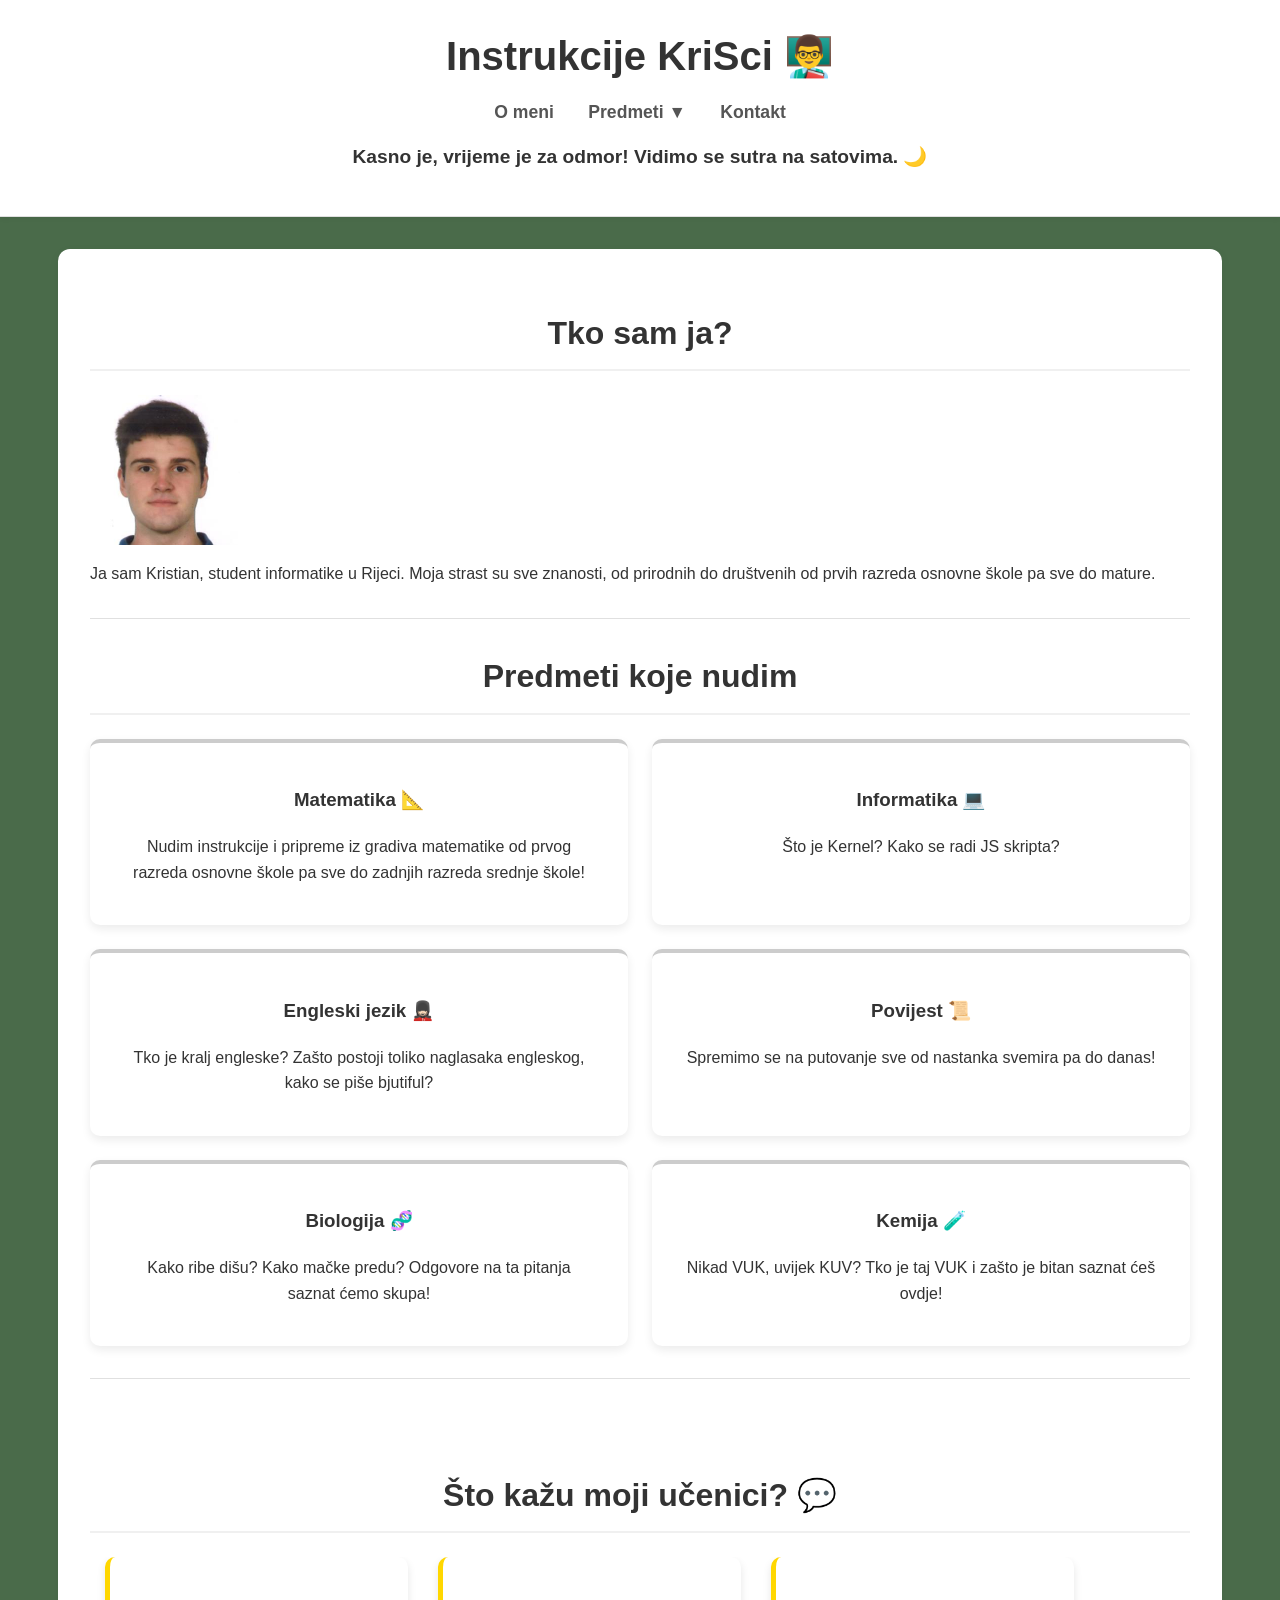
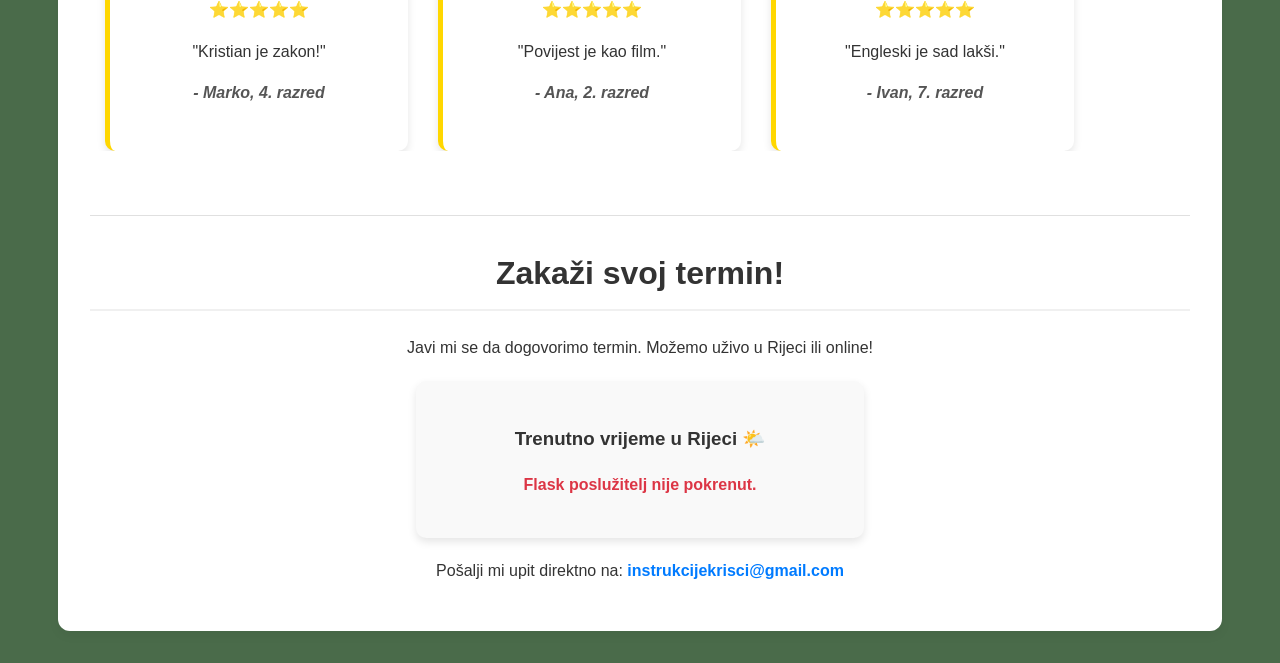
<file: index.html>
<!DOCTYPE html>
<html lang="hr">
<head>
    <meta charset="UTF-8" />
    <meta name="viewport" content="width=device-width, initial-scale=1.0" />
    <title>Instrukcije KriSci</title>
    <link rel="stylesheet" href="style.css">
    </head>
<body>
    <header class="header">
        <h1>Instrukcije KriSci 👨‍🏫</h1>
        <nav class="nav">
            <ul class="nav-list">
                <li><a href="#o-meni">O meni</a></li>
                <li class="dropdown">
                    <a href="#predmeti" class="dropbtn">Predmeti ▼</a>
                    <div class="dropdown-content">
                        <a href="matematika.html">Matematika</a>
                        <a href="informatika.html">Informatika</a>
                        <a href="engleski.html">Engleski jezik</a>
                        <a href="povijest.html">Povijest</a>
                        <a href="biologija.html">Biologija</a>
                        <a href="kemija.html">Kemija</a>
                    </div>
                </li>
                <li><a href="#kontakt">Kontakt</a></li>
            </ul>
        </nav>
        <p id="poruka-pozdrava" style="font-weight: bold; font-size: 1.2rem; margin-top: 5px;"></p>
    </header>

    <div class="container">
        <div id="o-meni">
            <h2>Tko sam ja?</h2>
            <img src="slika.jpg" alt="Moja profilna slika" width="150" class="scaled-image">
            <p>Ja sam Kristian, student informatike u Rijeci. Moja strast su sve znanosti, od prirodnih do
                društvenih od prvih razreda osnovne škole pa sve do mature.</p>
        </div>
        
        <hr>

        <div id="predmeti">
            <h2>Predmeti koje nudim</h2>
            <div class="predmeti-container">
                <a href="matematika.html" class="predmet-kartica predmet-mat">
                    <h3>Matematika 📐</h3>
                    <p>Nudim instrukcije i pripreme iz gradiva matematike od prvog razreda osnovne škole pa sve do zadnjih razreda srednje škole!</p>
                </a>
                <a href="informatika.html" class="predmet-kartica predmet-inf">
                    <h3>Informatika 💻</h3>
                    <p>Što je Kernel? Kako se radi JS skripta?</p>
                </a>
                <a href="engleski.html" class="predmet-kartica predmet-eng">
                    <h3>Engleski jezik 💂🏻‍♀️</h3>
                    <p>Tko je kralj engleske? Zašto postoji toliko naglasaka engleskog, kako se piše bjutiful?</p>
                </a>
                <a href="povijest.html" class="predmet-kartica predmet-pov">
                    <h3>Povijest 📜</h3>
                    <p>Spremimo se na putovanje sve od nastanka svemira pa do danas!</p>
                </a>
                <a href="biologija.html" class="predmet-kartica predmet-bio">
                    <h3>Biologija 🧬</h3>
                    <p>Kako ribe dišu? Kako mačke predu? Odgovore na ta pitanja saznat ćemo skupa!</p>
                </a>
                <a href="kemija.html" class="predmet-kartica predmet-kem">
                    <h3>Kemija 🧪</h3>
                    <p>Nikad VUK, uvijek KUV? Tko je taj VUK i zašto je bitan saznat ćeš ovdje!</p>
                </a>      
            </div>
        </div>

        <hr> 

        <div id="recenzije">
            <h2>Što kažu moji učenici? 💬</h2>
            <div class="slider-okvir">
                <div class="slider-traka"> 
                    <div class="recenzija-kartica"><p>⭐⭐⭐⭐⭐</p><p>"Kristian je zakon!"</p><h4>- Marko, 4. razred</h4></div>
                    <div class="recenzija-kartica"><p>⭐⭐⭐⭐⭐</p><p>"Povijest je kao film."</p><h4>- Ana, 2. razred</h4></div>
                    <div class="recenzija-kartica"><p>⭐⭐⭐⭐⭐</p><p>"Engleski je sad lakši."</p><h4>- Ivan, 7. razred</h4></div>
                </div>
            </div>
        </div>

        <hr>

        <div id="kontakt">
            <h2 style="text-align: center;">Zakaži svoj termin!</h2>
            <p style="text-align: center;">Javi mi se da dogovorimo termin. Možemo uživo u Rijeci ili online!</p>

            <div id="vrijeme-widget" style="background: #f9f9f9; padding: 1.5rem; border-radius: 10px; box-shadow: 0 4px 8px rgba(0,0,0,0.1); text-align: center; max-width: 400px; margin: 20px auto; color: #333;">
                <h3>Trenutno vrijeme u Rijeci 🌤️</h3>
                <p id="vrijeme-podaci">Učitavam podatke o vremenu</p>
            </div>

            <p style="text-align: center; margin-top: 20px;">
                Pošalji mi upit direktno na: 
                <a href="mailto:instrukcijekrisci@gmail.com" style="color: #007bff; font-weight: bold; text-decoration: none;">
                    instrukcijekrisci@gmail.com
                </a>
            </p>
        </div>
    </div> 

    <script src="main.js"></script>
</body>
</html>
</file>
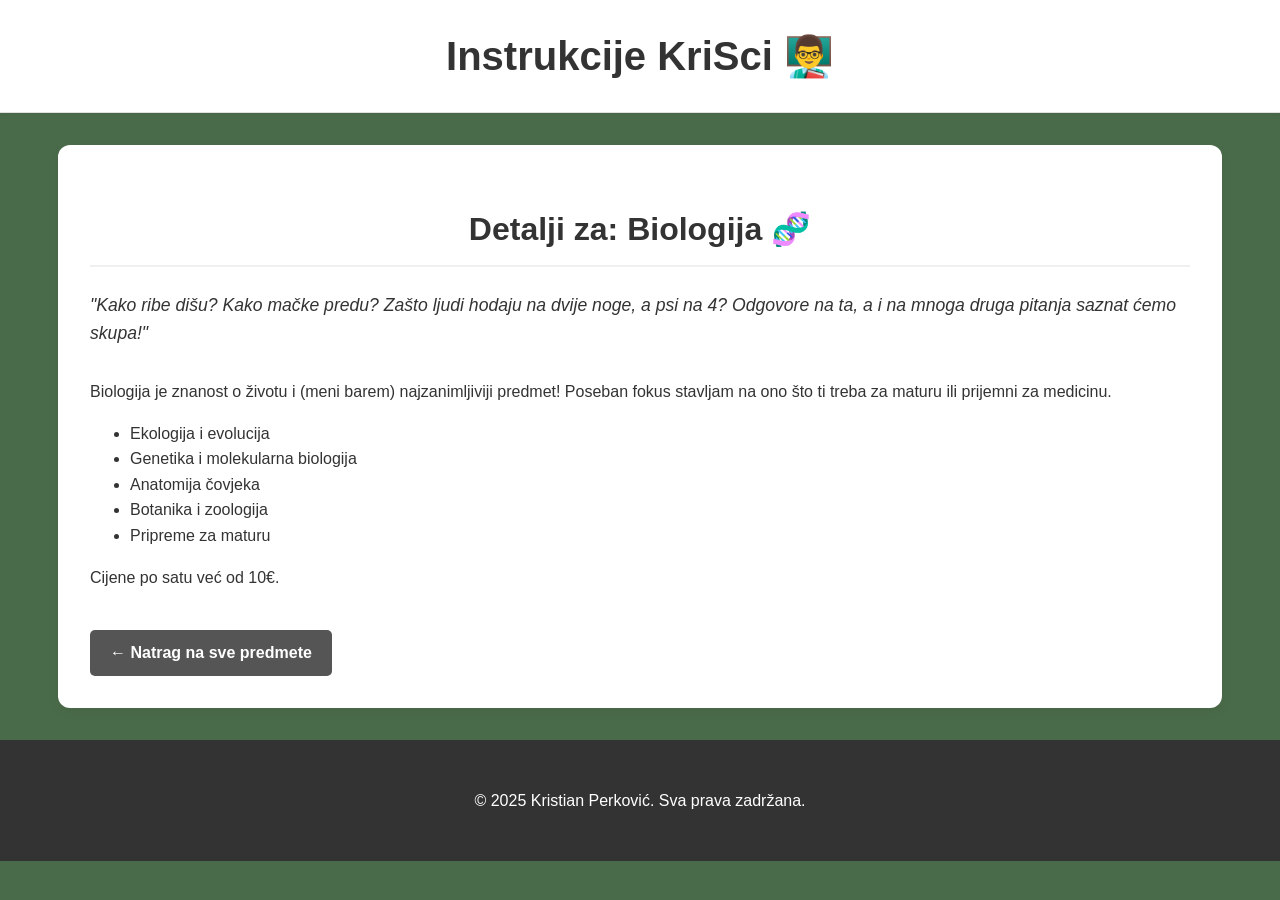
<file: biologija.html>
<!DOCTYPE html>
<html lang="hr">
<head>
    <meta charset="UTF-8" />
    <meta name="viewport" content="width=device-width, initial-scale=1.0" />
    <title>Biologija - Instrukcije</title>
    <link rel="stylesheet" href="style.css">
    <style>
        .gumb-nazad {
            display: inline-block; padding: 10px 20px; margin-top: 1.5rem;
            background: #555; color: #fff; border-radius: 5px;
            text-decoration: none; font-weight: bold; transition: background-color 0.3s ease;
        }
        .gumb-nazad:hover { background: #333; color: #fff; text-decoration: none; }
    </style>
</head>
<body style="background-color: #4A6B4A;">

    <header class="header">
        <h1>Instrukcije KriSci 👨‍🏫</h1>
    </header>

    <div class="container">
        <h2>Detalji za: Biologija 🧬</h2>
        
        <p style="font-style: italic; font-size: 1.1rem; margin-bottom: 2rem;">
            "Kako ribe dišu? Kako mačke predu? Zašto ljudi hodaju na dvije noge, a psi na 4? Odgovore na ta, a i na mnoga druga pitanja saznat ćemo skupa!"
        </p>
        
        <p>
            Biologija je znanost o životu i (meni barem) najzanimljiviji predmet! 
            Poseban fokus stavljam na ono što ti treba za maturu ili prijemni za medicinu.
        </p>
        
        <ul>
            <li>Ekologija i evolucija</li>
            <li>Genetika i molekularna biologija</li>
            <li>Anatomija čovjeka</li>
            <li>Botanika i zoologija</li>
            <li>Pripreme za maturu</li>
        </ul>
        <p>Cijene po satu već od 10€.</p>
        <a href="index.html#predmeti" class="gumb-nazad">
            &larr; Natrag na sve predmete
        </a>
    </div>

    <div class="footer">
        <p>&copy; 2025 Kristian Perković. Sva prava zadržana.</p>
    </div>
</body>
</html>
</file>
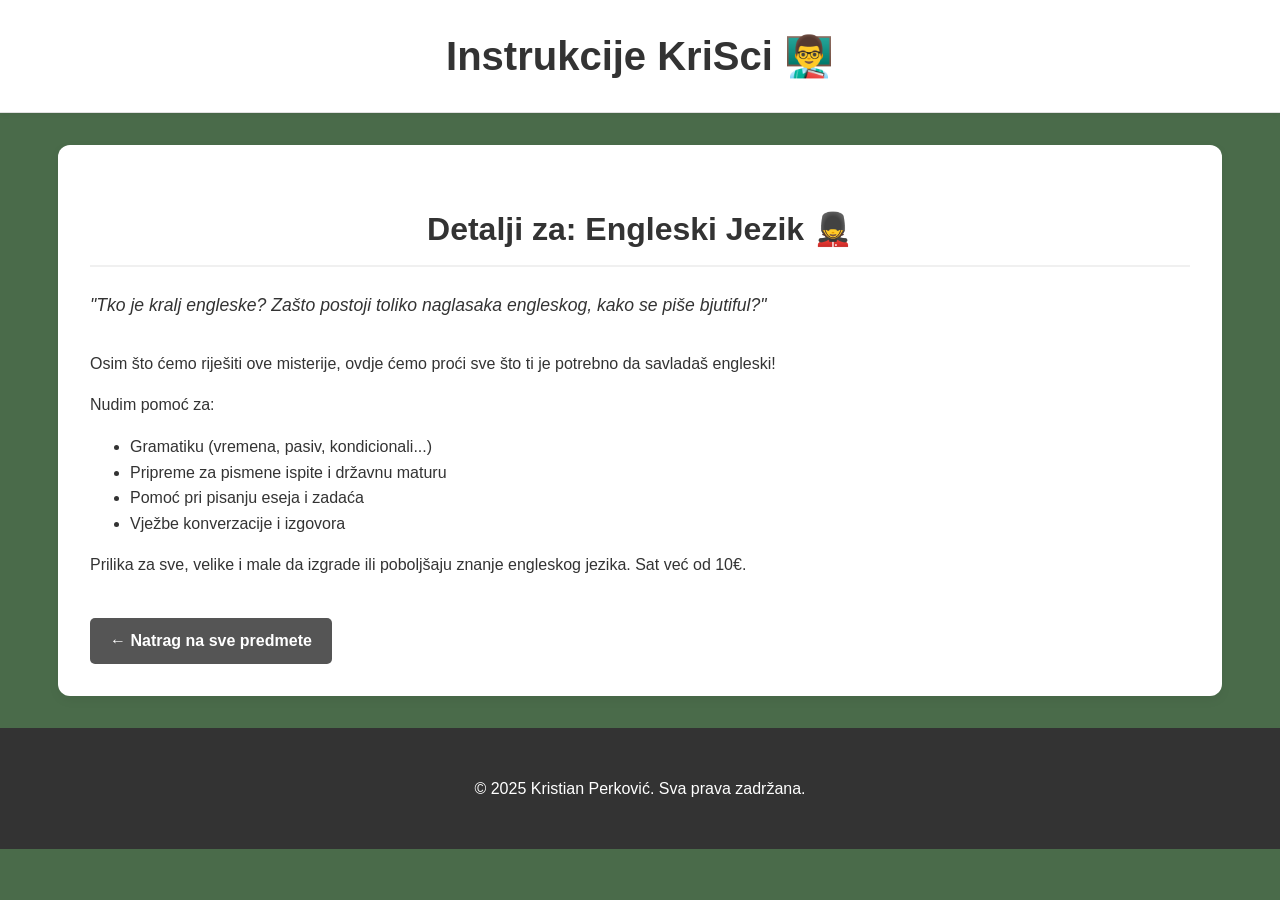
<file: engleski.html>
<!DOCTYPE html>
<html lang="hr">
<head>
    <meta charset="UTF-8" />
    <meta name="viewport" content="width=device-width, initial-scale=1.0" />
    <title>Engleski Jezik - Instrukcije</title>
    
    <link rel="stylesheet" href="style.css">

    <style>
        .gumb-nazad {
            display: inline-block;
            padding: 10px 20px;
            margin-top: 1.5rem;
            background: #555;
            color: #fff;
            border-radius: 5px;
            text-decoration: none;
            font-weight: bold;
            transition: background-color 0.3s ease;
        }
        .gumb-nazad:hover {
            background: #333;
            color: #fff;
            text-decoration: none;
        }
    </style>
</head>
<body style="background-color: #4A6B4A;"> <header class="header">
        <h1>Instrukcije KriSci 👨‍🏫</h1>
        </header>

    <div class="container">

        <h2>Detalji za: Engleski Jezik 💂</h2>
        
        <p style="font-style: italic; font-size: 1.1rem; margin-bottom: 2rem;">
            "Tko je kralj engleske? Zašto postoji toliko naglasaka engleskog, kako se piše bjutiful?"
        </p>
        
        <p>
            Osim što ćemo riješiti ove misterije, ovdje ćemo proći sve što ti je 
            potrebno da savladaš engleski! 
        </p>
        <p>
            Nudim pomoć za:
        </p>
        
        <ul>
            <li>Gramatiku (vremena, pasiv, kondicionali...)</li>
            <li>Pripreme za pismene ispite i državnu maturu</li>
            <li>Pomoć pri pisanju eseja i zadaća</li>
            <li>Vježbe konverzacije i izgovora</li>
        </ul>
        
        <p>
            Prilika za sve, velike i male da izgrade ili poboljšaju znanje engleskog jezika.
            Sat već od 10€.
        </p>
        
        
        <a href="index.html#predmeti" class="gumb-nazad">
            &larr; Natrag na sve predmete
        </a>

    </div> <div class="footer">
        <p>&copy; 2025 Kristian Perković. Sva prava zadržana.</p>
    </div>

</body>
</html>
</file>
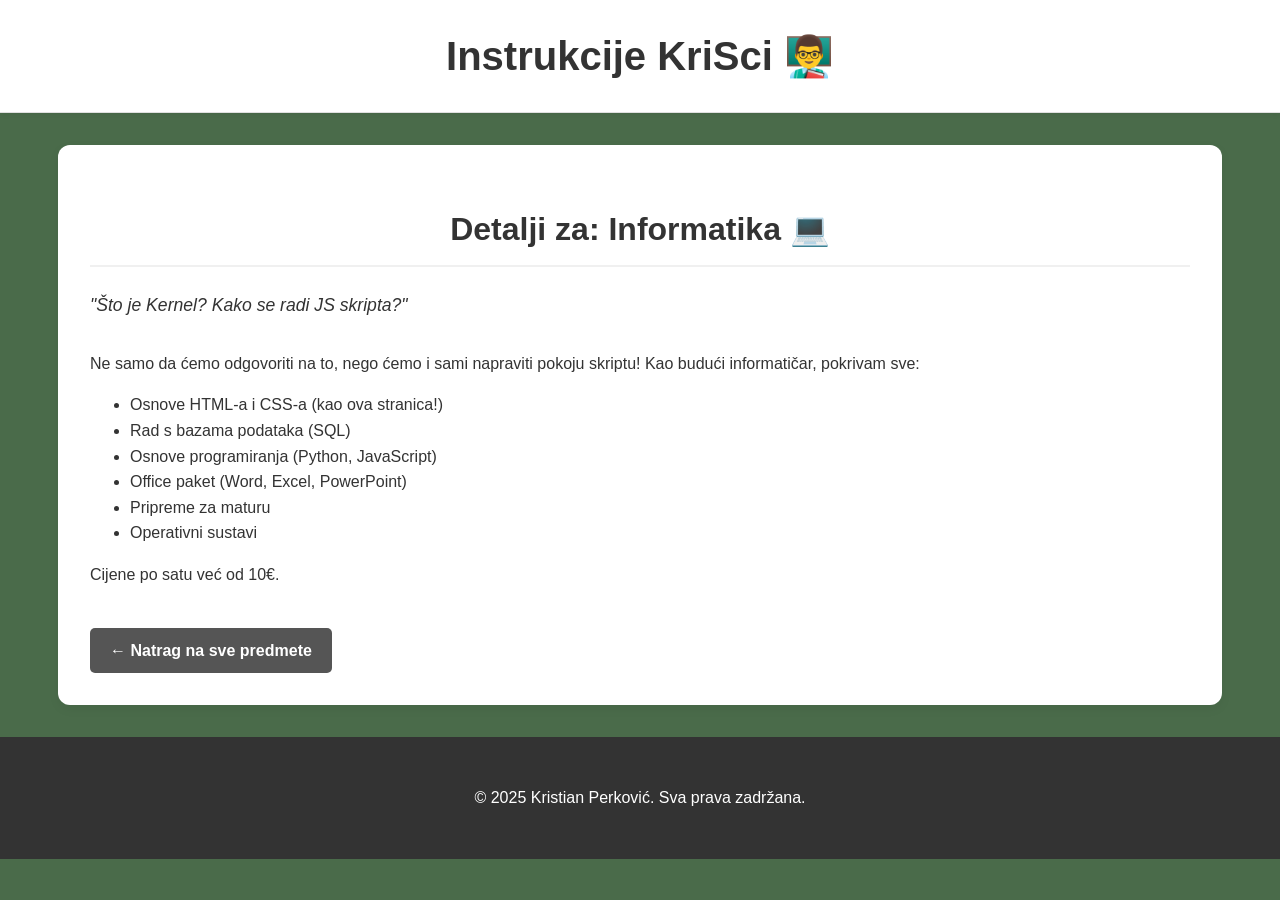
<file: informatika.html>
<!DOCTYPE html>
<html lang="hr">
<head>
    <meta charset="UTF-8" />
    <meta name="viewport" content="width=device-width, initial-scale=1.0" />
    <title>Informatika - Instrukcije</title>
    <link rel="stylesheet" href="style.css">
    <style>
        .gumb-nazad {
            display: inline-block; padding: 10px 20px; margin-top: 1.5rem;
            background: #555; color: #fff; border-radius: 5px;
            text-decoration: none; font-weight: bold; transition: background-color 0.3s ease;
        }
        .gumb-nazad:hover { background: #333; color: #fff; text-decoration: none; }
    </style>
</head>
<body style="background-color: #4A6B4A;">

    <header class="header">
        <h1>Instrukcije KriSci 👨‍🏫</h1>
    </header>

    <div class="container">
        <h2>Detalji za: Informatika 💻</h2>
        
        <p style="font-style: italic; font-size: 1.1rem; margin-bottom: 2rem;">
            "Što je Kernel? Kako se radi JS skripta?"
        </p>
        
        <p>
            Ne samo da ćemo odgovoriti na to, nego ćemo i sami napraviti pokoju skriptu! 
            Kao budući informatičar, pokrivam sve:
        </p>
        
        <ul>
            <li>Osnove HTML-a i CSS-a (kao ova stranica!)</li>
            <li>Rad s bazama podataka (SQL)</li>
            <li>Osnove programiranja (Python, JavaScript)</li>
            <li>Office paket (Word, Excel, PowerPoint)</li>
            <li>Pripreme za maturu</li>
            <li>Operativni sustavi</li>
        </ul>
        <p>Cijene po satu već od 10€.</p>
        <a href="index.html#predmeti" class="gumb-nazad">
            &larr; Natrag na sve predmete
        </a>
    </div>

    <div class="footer">
        <p>&copy; 2025 Kristian Perković. Sva prava zadržana.</p>
    </div>
</body>
</html>
</file>
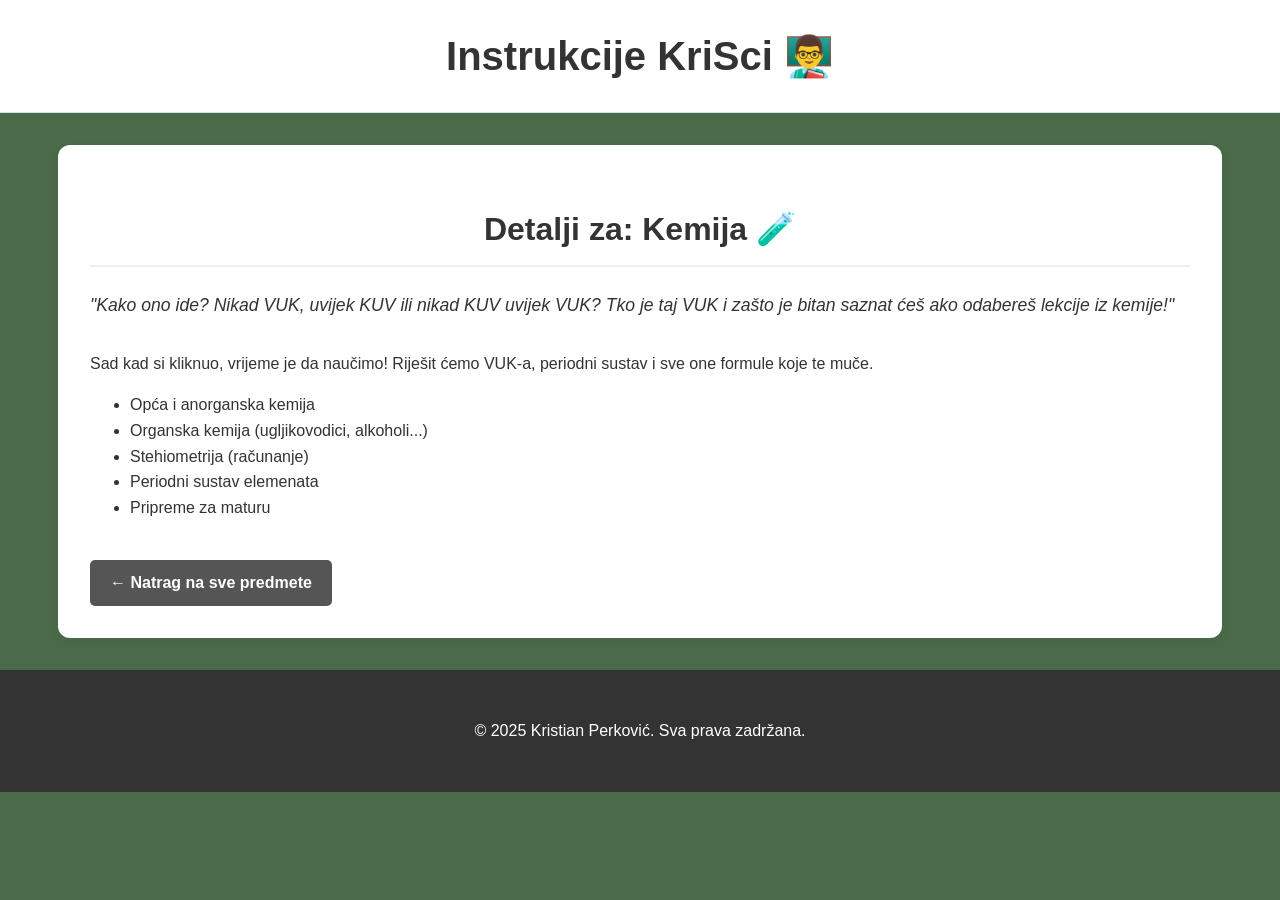
<file: Kemija.html>
<!DOCTYPE html>
<html lang="hr">
<head>
    <meta charset="UTF-8" />
    <meta name="viewport" content="width=device-width, initial-scale=1.0" />
    <title>Kemija - Instrukcije</title>
    <link rel="stylesheet" href="style.css">
    <style>
        .gumb-nazad {
            display: inline-block; padding: 10px 20px; margin-top: 1.5rem;
            background: #555; color: #fff; border-radius: 5px;
            text-decoration: none; font-weight: bold; transition: background-color 0.3s ease;
        }
        .gumb-nazad:hover { background: #333; color: #fff; text-decoration: none; }
    </style>
</head>
<body style="background-color: #4A6B4A;">

    <header class="header">
        <h1>Instrukcije KriSci 👨‍🏫</h1>
    </header>

    <div class="container">
        <h2>Detalji za: Kemija 🧪</h2>
        
        <p style="font-style: italic; font-size: 1.1rem; margin-bottom: 2rem;">
            "Kako ono ide? Nikad VUK, uvijek KUV ili nikad KUV uvijek VUK? Tko je taj VUK i zašto je bitan saznat ćeš ako odabereš lekcije iz kemije!"
        </p>
        
        <p>
            Sad kad si kliknuo, vrijeme je da naučimo! Riješit ćemo VUK-a,
            periodni sustav i sve one formule koje te muče.
        </p>
        
        <ul>
            <li>Opća i anorganska kemija</li>
            <li>Organska kemija (ugljikovodici, alkoholi...)</li>
            <li>Stehiometrija (računanje)</li>
            <li>Periodni sustav elemenata</li>
            <li>Pripreme za maturu</li>
        </ul>
        
        <a href="index.html#predmeti" class="gumb-nazad">
            &larr; Natrag na sve predmete
        </a>
    </div>

    <div class="footer">
        <p>&copy; 2025 Kristian Perković. Sva prava zadržana.</p>
    </div>
</body>
</html>
</file>
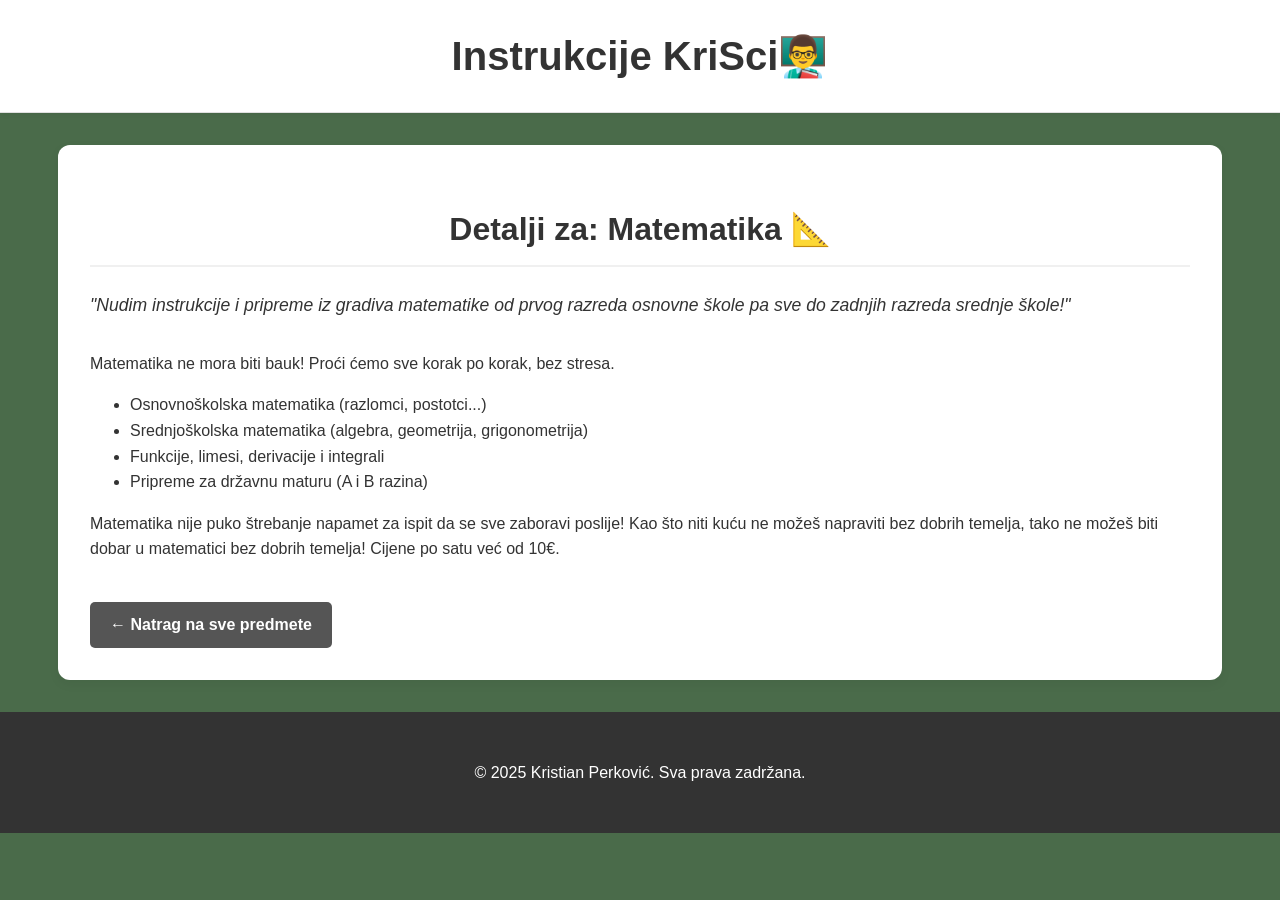
<file: matematika.html>
<!DOCTYPE html>
<html lang="hr">
<head>
    <meta charset="UTF-8" />
    <meta name="viewport" content="width=device-width, initial-scale=1.0" />
    <title>Matematika - Instrukcije</title>
    <link rel="stylesheet" href="style.css">
    <style>
        .gumb-nazad {
            display: inline-block; padding: 10px 20px; margin-top: 1.5rem;
            background: #555; color: #fff; border-radius: 5px;
            text-decoration: none; font-weight: bold; transition: background-color 0.3s ease;
        }
        .gumb-nazad:hover { background: #333; color: #fff; text-decoration: none; }
    </style>
</head>
<body style="background-color: #4A6B4A;">

    <header class="header">
        <h1>Instrukcije KriSci👨‍🏫</h1>
    </header>

    <div class="container">
        <h2>Detalji za: Matematika 📐</h2>
        
        <p style="font-style: italic; font-size: 1.1rem; margin-bottom: 2rem;">
            "Nudim instrukcije i pripreme iz gradiva matematike od prvog razreda osnovne 
            škole pa sve do zadnjih razreda srednje škole!"
        </p>
        
        <p>
            Matematika ne mora biti bauk! Proći ćemo sve korak po korak, bez stresa.
        </p>
        
        <ul>
            <li>Osnovnoškolska matematika (razlomci, postotci...)</li>
            <li>Srednjoškolska matematika (algebra, geometrija, grigonometrija)</li>
            <li>Funkcije, limesi, derivacije i integrali</li>
            <li>Pripreme za državnu maturu (A i B razina)</li>
        </ul>
        <p>Matematika nije puko štrebanje napamet za ispit da se sve zaboravi poslije! Kao što niti kuću ne možeš
        napraviti bez dobrih temelja, tako ne možeš biti dobar u matematici bez dobrih temelja!
        Cijene po satu već od 10€.</p>
        <a href="index.html#predmeti" class="gumb-nazad">
            &larr; Natrag na sve predmete
        </a>
    </div>

    <div class="footer">
        <p>&copy; 2025 Kristian Perković. Sva prava zadržana.</p>
    </div>
</body>
</html>
</file>
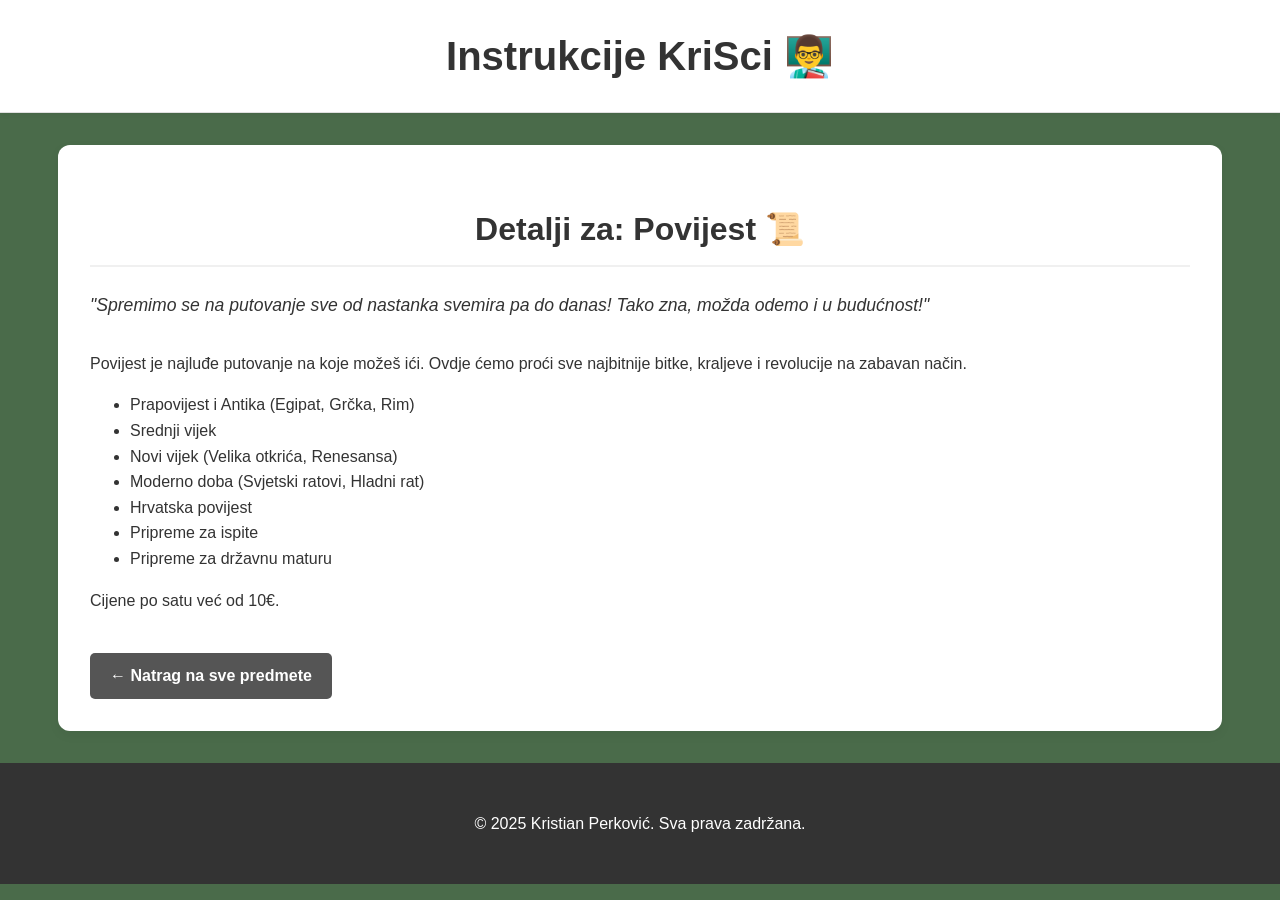
<file: povijest.html>
<!DOCTYPE html>
<html lang="hr">
<head>
    <meta charset="UTF-8" />
    <meta name="viewport" content="width=device-width, initial-scale=1.0" />
    <title>Povijest - Instrukcije</title>
    <link rel="stylesheet" href="style.css">
    <style>
        .gumb-nazad {
            display: inline-block; padding: 10px 20px; margin-top: 1.5rem;
            background: #555; color: #fff; border-radius: 5px;
            text-decoration: none; font-weight: bold; transition: background-color 0.3s ease;
        }
        .gumb-nazad:hover { background: #333; color: #fff; text-decoration: none; }
    </style>
</head>
<body style="background-color: #4A6B4A;">

    <header class="header">
        <h1>Instrukcije KriSci 👨‍🏫</h1>
    </header>

    <div class="container">
        <h2>Detalji za: Povijest 📜</h2>
        
        <p style="font-style: italic; font-size: 1.1rem; margin-bottom: 2rem;">
            "Spremimo se na putovanje sve od nastanka svemira pa do danas! Tako zna, možda odemo i u budućnost!"
        </p>
        
        <p>
            Povijest je najluđe putovanje na koje možeš ići. Ovdje ćemo proći sve
            najbitnije bitke, kraljeve i revolucije na zabavan način.
        </p>
        
        <ul>
            <li>Prapovijest i Antika (Egipat, Grčka, Rim)</li>
            <li>Srednji vijek</li>
            <li>Novi vijek (Velika otkrića, Renesansa)</li>
            <li>Moderno doba (Svjetski ratovi, Hladni rat)</li>
            <li>Hrvatska povijest</li>
            <li>Pripreme za ispite</li>
            <li>Pripreme za državnu maturu</li>
        </ul>
        <p>Cijene po satu već od 10€.</p>
        <a href="index.html#predmeti" class="gumb-nazad">
            &larr; Natrag na sve predmete
        </a>
    </div>

    <div class="footer">
        <p>&copy; 2025 Kristian Perković. Sva prava zadržana.</p>
    </div>
</body>
</html>
</file>
<file: style.css>
html {
    scroll-behavior: smooth;
}
body {
    font-family: "Segoe UI", Roboto, Helvetica, Arial, sans-serif;
    line-height: 1.6;
    margin: 0;
    padding: 0;
    background-color: #4A6B4A; 
    color: #ffffff;
}
header.header {
    background: #ffffff;
    padding: 1.5rem 1rem;
    text-align: center;
    border-bottom: 1px solid #e0e0e0;
    box-shadow: 0 2px 5px rgba(0,0,0,0.05);
    color: #333; 
}
header h1 {
    margin: 0;
    font-size: 2.5rem;
    color: #333;
}
nav.nav ul.nav-list {
    list-style: none;
    padding: 0;
    margin-top: 10px;
}
nav li {
    display: inline-block;
    margin: 0 15px;
}
nav a {
    color: #555;
    text-decoration: none;
    font-weight: bold;
    font-size: 1.1rem;
    transition: color 0.3s ease;
}
nav a:hover {
    color: #007BFF; 
}
div.container {
    max-width: 1100px;
    margin: 2rem auto;
    padding: 2rem;
    background: #ffffff;
    border-radius: 12px; 
    box-shadow: 0 4px 12px rgba(0,0,0,0.05);
    color: #333;
}
h2 {
    color: #333;
    border-bottom: 2px solid #f0f0f0;
    padding-bottom: 10px;
    margin-bottom: 1.5rem;
    text-align: center;
    font-size: 2rem;
}
.predmeti-container {
    display: flex;
    flex-wrap: wrap;       
    justify-content: center;
    gap: 1.5rem;             
}

/* Stil za svaku KARTICU */
a.predmet-kartica {
    background: #ffffff;
    border-radius: 10px; 
    box-shadow: 0 4px 10px rgba(0,0,0,0.08); 
    padding: 1.5rem 2rem;
    text-align: center;
    flex-basis: 300px; 
    flex-grow: 1; 
    border-top: 4px solid #ccc; 
    transition: transform 0.3s ease, box-shadow 0.3s ease;
    color: #333;
}
a.predmet-kartica:hover {
    transform: translateY(-5px); 
    box-shadow: 0 6px 15px rgba(0,0,0,0.12);
}
av.predmet-kartica h3 {
    margin-top: 0.5rem;
    font-size: 1.4rem;
    color: #333;
}
/* Prirodne znanosti = ZELENA */
.predmet-bio,
.predmet-kem {
    border-top-color: #28a745; /* Zelena */
}

/* Društvene znanosti = PLAVA */
.predmet-pov,
.predmet-eng {
    border-top-color: #007BFF; /* Plava */
}

/* Tehničke/STEM = Topla boja */
.predmet-mat,
.predmet-inf {
    border-top-color: #fd7e14; /* Topla narančasta */
}
hr {
    border: 0;
    height: 1px;
    background: #e0e0e0;
    margin: 2rem 0;
}

#kontakt {
    text-align: center;
}

a {
    color: #007BFF;
    text-decoration: none;
}

a:hover {
    text-decoration: underline;
}
#recenzije {
    text-align: center;
    padding: 2rem 0;
    overflow: hidden; /* Skriva scrollbar ako nešto izleti */
}

.slider-okvir {
    width: 100%;
    overflow: hidden; /* Ključno: skriva sve što je "izvan" ekrana desno ili lijevo */
    position: relative;
}

.slider-traka {
    display: flex;
    width: calc(250px * 8);
    animation: klizanje 20s linear infinite;
}
.slider-traka:hover {
    animation-play-state: paused;
}
.recenzija-kartica {
    width: 250px;
    background: #fff;
    color: #333;
    border-radius: 10px;
    padding: 1.5rem;
    margin: 0 15px;
    box-shadow: 0 4px 8px rgba(0,0,0,0.1);
    border-left: 5px solid #ffd700;
    flex-shrink: 0;
}
.recenzija-kartica h4 {
    margin-top: 1rem;
    font-style: italic;
    color: #555;
}
@keyframes klizanje {
    0% {
        transform: translateX(0);
    }
    100% {
        transform: translateX(-50%); 
         transform: translateX(calc(-280px * 4)); 
    }
}
div.footer { 
    text-align: center;
    padding: 2rem;
    background: #333;
    color: #fff;
    margin-top: 2rem;
}
.scaled-image {
    display: block;
    max-width: 100%;
    max-height: 100%;
}
@media only screen and (max-width: 768px) {
    header h1 {
        font-size: 1.8rem;
    }
    .predmeti-container {
        flex-direction: column;
        align-items: center;
    }
    a.predmet-kartica {
        width: 90%;
        flex-basis: auto;
    }
    nav li {
        display: block;
        margin: 10px 0;
    }
}
.dropdown {
    position: relative;
    display: inline-block;
}
.dropdown-content {
    display: none;
    position: absolute;
    background-color: #f9f9f9;
    min-width: 160px;
    box-shadow: 8px 16px rgba(0,0,0,0.2);
    z-index: 1;
    border-radius: 5px;
}
.dropdown-content a {
    color: black !important;
    padding: 12px 16px;
    text-decoration: none;
    display: block;
    text-align: left;
    font-weight: normal;
}
.dropdown-content a:hover {
    background-color: #f1f1f1;
    color: #007BFF !important;
}
.dropdown:hover .dropdown-content {
    display: block;
}
#map {
    height: 400px;
    width: 100%;
    margin: 20px auto;
    border-radius: 10px;
    box-shadow: 0 4px 8px rgba(0,0,0,0.1);
}
.map-wrapper {
    display: flex;
    justify-content: center;
    align-items: center;
    width: 100%;
    padding: 20px 0;
}
#map {
    height: 400px;
    width: 80%;
    max-width: 800px;
    border-radius: 15px;
    box-shadow: 0 10px 25px rgba(0,0,0,0.2);
}
.leaflet-control-zoom {
    position: absolute;
    top: 316px;
    left: 9px;
    border: 2px solid #007bff !important;
}
</file>
